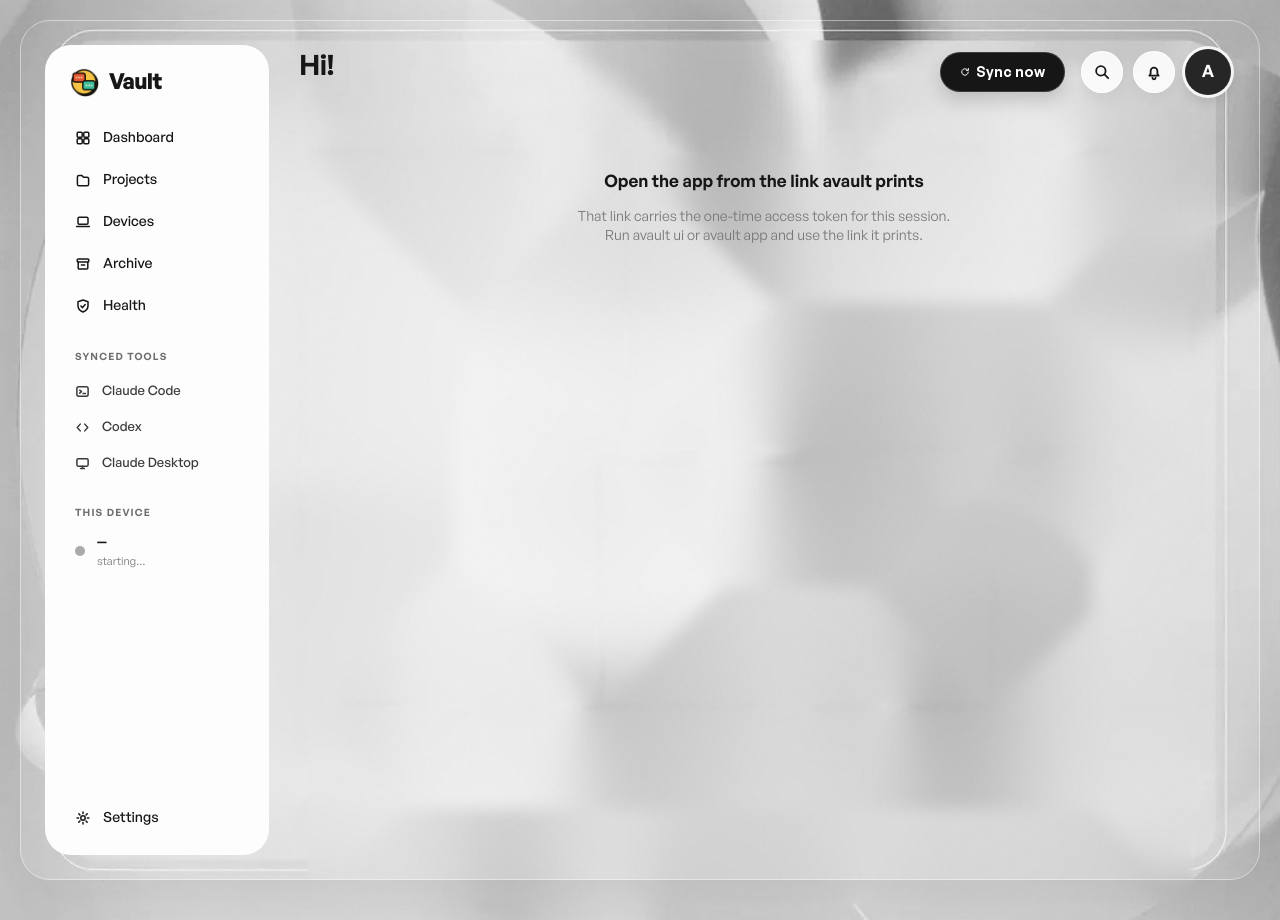
<file: crates/vault-ui/web/index.html>
<!DOCTYPE html>
<html lang="en">
<head>
<meta charset="utf-8">
<meta name="viewport" content="width=device-width, initial-scale=1">
<title>AI Session Vault</title>
<link rel="icon" type="image/png" href="assets/favicon.png">
<link rel="stylesheet" href="css/idraft-tokens.css">
<link rel="stylesheet" href="css/kit-base.css">
<link rel="stylesheet" href="css/kit-controls.css">
<link rel="stylesheet" href="css/kit-cards.css">
<link rel="stylesheet" href="css/app-shell.css">
<link rel="stylesheet" href="css/app-pages.css">
<link rel="stylesheet" href="css/app-states.css">
<link rel="stylesheet" href="css/themes.css">
<script src="js/theme.js"></script>
</head>
<body class="ids">
<!-- ============ icon sprite ============ -->
<svg width="0" height="0" style="position:absolute" aria-hidden="true">
  <defs>
    <symbol id="i-share" viewBox="0 0 16 16">
      <circle cx="3.4" cy="8" r="1.7"/><circle cx="12.4" cy="3.2" r="1.7"/><circle cx="12.4" cy="12.8" r="1.7"/>
      <path d="M5 7.2 10.8 4M5 8.8l5.8 3.2"/>
    </symbol>
    <symbol id="i-dots" viewBox="0 0 16 16">
      <circle cx="8" cy="3" r="1.15" fill="currentColor" stroke="none"/>
      <circle cx="8" cy="8" r="1.15" fill="currentColor" stroke="none"/>
      <circle cx="8" cy="13" r="1.15" fill="currentColor" stroke="none"/>
    </symbol>
    <symbol id="i-dots-h" viewBox="0 0 16 16">
      <circle cx="3" cy="8" r="1.1" fill="currentColor" stroke="none"/>
      <circle cx="8" cy="8" r="1.1" fill="currentColor" stroke="none"/>
      <circle cx="13" cy="8" r="1.1" fill="currentColor" stroke="none"/>
    </symbol>
    <symbol id="i-plus" viewBox="0 0 16 16"><path d="M8 3v10M3 8h10"/></symbol>
    <symbol id="i-search" viewBox="0 0 16 16"><circle cx="7" cy="7" r="4.2"/><path d="m10.2 10.2 3.3 3.3"/></symbol>
    <symbol id="i-bell" viewBox="0 0 16 16">
      <path d="M3.9 11.3h8.2l-1.1-1.7V7.1a3 3 0 0 0-6 0v2.5l-1.1 1.7Z"/>
      <path d="M6.6 13.1a1.4 1.4 0 0 0 2.8 0"/>
    </symbol>
    <symbol id="i-bell-dot" viewBox="0 0 16 16">
      <path d="M3.9 11.3h8.2l-1.1-1.7V7.1a3 3 0 0 0-6 0v2.5l-1.1 1.7Z"/>
      <path d="M6.6 13.1a1.4 1.4 0 0 0 2.8 0"/>
      <circle cx="12.4" cy="3.4" r="2.3" fill="currentColor" stroke="none"/>
    </symbol>
    <symbol id="i-dashboard" viewBox="0 0 16 16">
      <rect x="2.2" y="2.2" width="5" height="5" rx="1"/>
      <rect x="8.8" y="2.2" width="5" height="5" rx="1"/>
      <rect x="2.2" y="8.8" width="5" height="5" rx="1"/>
      <rect x="8.8" y="8.8" width="5" height="5" rx="1"/>
    </symbol>
    <symbol id="i-calendar" viewBox="0 0 16 16">
      <rect x="2.4" y="3.4" width="11.2" height="10.2" rx="1.6"/>
      <path d="M2.4 6.4h11.2M5.3 2.2v2.6M10.7 2.2v2.6"/>
      <path d="M5.2 9.1h1M7.5 9.1h1M9.8 9.1h1M5.2 11.2h1M7.5 11.2h1" stroke-width="1.3"/>
    </symbol>
    <symbol id="i-tasks" viewBox="0 0 16 16">
      <rect x="2.3" y="2.3" width="11.4" height="11.4" rx="2"/>
      <path d="m4.9 8 2 2 4.2-4.4"/>
    </symbol>
    <symbol id="i-stats" viewBox="0 0 16 16">
      <path d="M2.3 13.4V2.6M2.3 13.4h11.4"/>
      <path d="m4.5 10.7 3-3.2 2.2 2.1 4-4.6"/>
    </symbol>
    <symbol id="i-docs" viewBox="0 0 16 16">
      <path d="M2.4 5.2A1.6 1.6 0 0 1 4 3.6h2.9l1.5 1.6H12a1.6 1.6 0 0 1 1.6 1.6v5.4A1.6 1.6 0 0 1 12 13.8H4a1.6 1.6 0 0 1-1.6-1.6V5.2Z"/>
    </symbol>
    <symbol id="i-slack" viewBox="0 0 16 16">
      <rect x="2.2" y="6.5" width="4.2" height="2.2" rx="1.1"/>
      <rect x="9.6" y="7.3" width="4.2" height="2.2" rx="1.1"/>
      <rect x="6.5" y="2.2" width="2.2" height="4.2" rx="1.1"/>
      <rect x="7.3" y="9.6" width="2.2" height="4.2" rx="1.1"/>
      <circle cx="4.3" cy="4.3" r="1.1" fill="currentColor" stroke="none"/>
      <circle cx="11.7" cy="11.7" r="1.1" fill="currentColor" stroke="none"/>
    </symbol>
    <symbol id="i-notion" viewBox="0 0 16 16">
      <rect x="2.3" y="2.3" width="11.4" height="11.4" rx="1.6"/>
      <path d="M5.2 11.4V4.9l5.5 6.2V4.9"/>
    </symbol>
    <symbol id="i-plugin" viewBox="0 0 16 16">
      <circle cx="8" cy="8" r="6" stroke-dasharray="2.2 2.1"/>
      <path d="M8 5.3v5.4M5.3 8h5.4"/>
    </symbol>
    <symbol id="i-settings" viewBox="0 0 16 16">
      <circle cx="8" cy="8" r="2.2"/>
      <path d="M8 2.1v1.5M8 12.4v1.5M2.1 8h1.5M12.4 8h1.5M3.8 3.8l1.1 1.1M11.1 11.1l1.1 1.1M12.2 3.8l-1.1 1.1M4.9 11.1l-1.1 1.1"/>
    </symbol>
    <symbol id="i-pencil" viewBox="0 0 16 16">
      <path d="m3 13 .7-2.9 7.2-7.2a1.4 1.4 0 0 1 2 2l-7.2 7.2L3 13Z"/>
      <path d="m10.1 3.8 2.1 2.1"/>
    </symbol>
    <symbol id="i-check" viewBox="0 0 16 16"><path d="m3.4 8.4 3 3 6.2-6.8"/></symbol>
    <symbol id="i-chev-r" viewBox="0 0 16 16"><path d="m6 3.5 4.5 4.5L6 12.5"/></symbol>
    <symbol id="i-chev-d" viewBox="0 0 16 16"><path d="m3.5 6 4.5 4.5L12.5 6"/></symbol>
    <symbol id="i-download" viewBox="0 0 16 16"><path d="M8 2.2v7.6M4.9 7l3.1 3.1L11.1 7M2.8 13.4h10.4"/></symbol>
    <symbol id="i-grid" viewBox="0 0 16 16">
      <rect x="2.2" y="2.2" width="5" height="5" rx="0.8"/><rect x="8.8" y="2.2" width="5" height="5" rx="0.8"/>
      <rect x="2.2" y="8.8" width="5" height="5" rx="0.8"/><rect x="8.8" y="8.8" width="5" height="5" rx="0.8"/>
    </symbol>
    <symbol id="i-list" viewBox="0 0 16 16">
      <path d="M5.5 3.4h8M5.5 8h8M5.5 12.6h8"/>
      <rect x="2" y="2.4" width="2" height="2" rx="0.4" fill="currentColor" stroke="none"/>
      <rect x="2" y="7" width="2" height="2" rx="0.4" fill="currentColor" stroke="none"/>
      <rect x="2" y="11.6" width="2" height="2" rx="0.4" fill="currentColor" stroke="none"/>
    </symbol>
    <symbol id="i-gift" viewBox="0 0 16 16">
      <path d="M2.6 7.3h10.8v5.9a1 1 0 0 1-1 1H3.6a1 1 0 0 1-1-1V7.3Z"/>
      <path d="M2.2 4.9h11.6v2.4H2.2zM8 4.9v9.3"/>
      <path d="M8 4.9C6.9 4.9 5 4.6 5 3.4c0-1 .8-1.4 1.5-1.2C7.7 2.5 8 4.9 8 4.9ZM8 4.9c1.1 0 3-.3 3-1.5 0-1-.8-1.4-1.5-1.2C8.3 2.5 8 4.9 8 4.9Z"/>
    </symbol>
    <symbol id="i-medical" viewBox="0 0 16 16">
      <path d="M6.4 2.3h3.2v4.1h4.1v3.2h-4.1v4.1H6.4v-4.1H2.3V6.4h4.1V2.3Z"/>
    </symbol>
    <symbol id="i-wave" viewBox="0 0 16 16">
      <path d="m2 11.4 3.2-4 2.5 2.3L13.4 3"/>
      <circle cx="13.4" cy="3" r="1.4" fill="currentColor" stroke="none"/>
    </symbol>
    <symbol id="i-bars" viewBox="0 0 16 16">
      <path d="M2.4 13.4V2.6M2.4 13.4h11.2"/>
      <path d="M5 10.7V8.2M8 10.7V5.4M11 10.7V6.8"/>
      <path d="m5.2 5.7 3.2-2 3.6 1.4" stroke-width="1.2"/>
    </symbol>
    <symbol id="i-target" viewBox="0 0 16 16">
      <circle cx="8" cy="8" r="5.6"/><circle cx="8" cy="8" r="3.2"/><circle cx="8" cy="8" r="1" fill="currentColor" stroke="none"/>
    </symbol>
    <symbol id="i-dashed-ring" viewBox="0 0 16 16">
      <circle cx="8" cy="8" r="5.6" stroke-dasharray="1.9 1.7"/><circle cx="8" cy="8" r="1.2" fill="currentColor" stroke="none"/>
    </symbol>
    <symbol id="i-spiral" viewBox="0 0 16 16">
      <circle cx="8" cy="8" r="5.7"/><circle cx="8" cy="8" r="4.2"/><circle cx="8" cy="8" r="2.7"/><circle cx="8" cy="8" r="1.1" fill="currentColor" stroke="none"/>
    </symbol>
    <symbol id="i-trash" viewBox="0 0 16 16">
      <path d="M2.9 4.3h10.2M6.1 4.3V2.7h3.8v1.6"/>
      <path d="m4.1 4.3.7 8.6a1 1 0 0 0 1 .9h4.4a1 1 0 0 0 1-.9l.7-8.6"/>
      <path d="M6.6 6.8v3.9M9.4 6.8v3.9"/>
    </symbol>
    <symbol id="i-pin" viewBox="0 0 16 16">
      <path d="M9.2 2.5 13.5 6.8l-2.2.4-2.9 2.9.4 2.2-1.4 1.4-4.1-4.1 1.4-1.4 2.2.4L9.8 5.7l-.6-3.2Z"/>
      <path d="m6.4 9.6-3.5 3.5"/>
    </symbol>
  </defs>
</svg>
<svg width="0" height="0" style="position:absolute" aria-hidden="true"><defs>
  <symbol id="i-laptop" viewBox="0 0 16 16"><rect x="3" y="3.2" width="10" height="7" rx="1.2"/><path d="M1.6 12.6h12.8"/></symbol>
  <symbol id="i-lock" viewBox="0 0 16 16"><rect x="3.2" y="7" width="9.6" height="6.6" rx="1.6"/><path d="M5.4 7V5.2a2.6 2.6 0 0 1 5.2 0V7"/></symbol>
  <symbol id="i-copy" viewBox="0 0 16 16"><rect x="5.4" y="5.4" width="8" height="8" rx="1.6"/><path d="M10.6 5.4V4a1.4 1.4 0 0 0-1.4-1.4H4A1.4 1.4 0 0 0 2.6 4v5.2A1.4 1.4 0 0 0 4 10.6h1.4"/></symbol>
  <symbol id="i-x" viewBox="0 0 16 16"><path d="m3.6 3.6 8.8 8.8M12.4 3.6l-8.8 8.8"/></symbol>
  <symbol id="i-refresh" viewBox="0 0 16 16"><path d="M13.2 8A5.2 5.2 0 1 1 11.7 4.3"/><path d="M13.4 2.4v3h-3"/></symbol>
  <symbol id="i-pause" viewBox="0 0 16 16"><path d="M5.6 3.6v8.8M10.4 3.6v8.8"/></symbol>
  <symbol id="i-play" viewBox="0 0 16 16"><path d="M5 3.2v9.6l7.6-4.8L5 3.2Z"/></symbol>
  <symbol id="i-shield" viewBox="0 0 16 16"><path d="M8 2 3 3.8v3.9c0 3 2 5.2 5 6.3 3-1.1 5-3.3 5-6.3V3.8L8 2Z"/><path d="m5.9 8 1.6 1.6 2.7-3"/></symbol>
  <symbol id="i-archive" viewBox="0 0 16 16"><rect x="2.2" y="3" width="11.6" height="3" rx="1"/><path d="M3.2 6v6a1 1 0 0 0 1 1h7.6a1 1 0 0 0 1-1V6M6.4 9h3.2"/></symbol>
  <symbol id="i-terminal" viewBox="0 0 16 16"><rect x="2" y="3" width="12" height="10" rx="2"/><path d="m5 6.6 2 1.6-2 1.6M8.6 10h2.6"/></symbol>
  <symbol id="i-code" viewBox="0 0 16 16"><path d="m5.6 4.4-3.2 3.6 3.2 3.6M10.4 4.4l3.2 3.6-3.2 3.6"/></symbol>
  <symbol id="i-monitor" viewBox="0 0 16 16"><rect x="2" y="2.8" width="12" height="8" rx="1.4"/><path d="M6 13.4h4M8 10.8v2.6"/></symbol>
  <symbol id="i-warn" viewBox="0 0 16 16"><path d="M8 2.6 14 13H2L8 2.6Z"/><path d="M8 6.8v2.9M8 11.6v.1"/></symbol>
  <symbol id="i-vault" viewBox="0 0 32 32"><rect x="3" y="3" width="26" height="26" rx="8" fill="currentColor" stroke="none"/><circle cx="16" cy="16" r="7" fill="none" stroke="var(--id-on-ink)" stroke-width="2"/><circle cx="16" cy="16" r="2.2" fill="var(--id-on-ink)" stroke="none"/><path d="M16 9V6.6M16 25.4V23M9 16H6.6M25.4 16H23" stroke="var(--id-on-ink)" stroke-width="2" stroke-linecap="round" fill="none"/></symbol>
</defs></svg>

<div class="stage" aria-hidden="true"></div>

<div class="shell">
  <aside class="sidebar" aria-label="Main navigation">
    <a class="brand" href="#/dashboard" aria-label="AI Session Vault">
      <img class="brand__mark" src="assets/logo.png" alt="" width="30" height="30">
      <span class="brand__name">Vault</span>
    </a>

    <nav class="ids-nav side-nav" aria-label="Primary">
      <a class="ids-nav__item" href="#/dashboard" data-route="dashboard" aria-label="Dashboard"><svg class="ids-icon"><use href="#i-dashboard"/></svg><span>Dashboard</span></a>
      <a class="ids-nav__item" href="#/projects" data-route="projects" aria-label="Projects"><svg class="ids-icon"><use href="#i-docs"/></svg><span>Projects</span></a>
      <a class="ids-nav__item" href="#/devices" data-route="devices" aria-label="Devices"><svg class="ids-icon"><use href="#i-laptop"/></svg><span>Devices</span></a>
      <a class="ids-nav__item" href="#/archive" data-route="archive" aria-label="Archive"><svg class="ids-icon"><use href="#i-archive"/></svg><span>Archive</span></a>
      <a class="ids-nav__item" href="#/health" data-route="health" aria-label="Health"><svg class="ids-icon"><use href="#i-shield"/></svg><span>Health</span></a>
    </nav>

    <p class="side-label">Synced tools</p>
    <ul class="side-list">
      <li data-tool="claude_code"><svg class="ids-icon"><use href="#i-terminal"/></svg><span>Claude Code</span><small></small></li>
      <li data-tool="codex"><svg class="ids-icon"><use href="#i-code"/></svg><span>Codex</span><small></small></li>
      <li data-tool="claude_desktop"><svg class="ids-icon"><use href="#i-monitor"/></svg><span>Claude Desktop</span><small></small></li>
    </ul>

    <p class="side-label">This device</p>
    <div class="side-device">
      <span class="team-dot" id="side-dot"></span>
      <div><b id="side-device-name">&mdash;</b><small id="side-device-state">starting&hellip;</small></div>
    </div>

    <a class="side-settings ids-nav__item" href="#/settings" data-route="settings" aria-label="Settings"><svg class="ids-icon"><use href="#i-settings"/></svg><span>Settings</span></a>
  </aside>

  <section class="main">
    <header class="topbar">
      <div>
        <h1 class="greeting" id="greeting">Hi!</h1>
        <p class="subline" id="subline">&nbsp;</p>
      </div>
      <div class="top-actions">
        <button class="ids-btn ids-btn--dark ids-btn--lg" id="btn-sync" data-action="sync"><svg class="ids-icon ids-icon--xs"><use href="#i-refresh"/></svg><span>Sync now</span></button>
        <a class="ids-iconbtn" href="#/archive" aria-label="Search sessions"><svg class="ids-icon"><use href="#i-search"/></svg></a>
        <button class="ids-iconbtn" id="btn-bell" data-action="activity" aria-label="Recent activity"><svg class="ids-icon"><use href="#i-bell"/></svg><span class="bell-dot" id="bell-dot" hidden></span></button>
        <span class="avatar" id="avatar" aria-hidden="true">A</span>
      </div>
    </header>
    <div id="page" class="page" tabindex="-1"></div>
  </section>
</div>

<div id="modal-root"></div>
<div class="ids-toast" id="toast" role="status" aria-live="polite"></div>
<script type="module" src="js/main.js"></script>
</body>
</html>
</file>
<file: crates/vault-ui/web/css/idraft-tokens.css>
/* ==========================================================================
   iDraft UI Kit — Design Tokens
   Source of truth: reference/reference.png (1024×768)
   Every value here is measured from the reference or derived from it.
   ========================================================================== */

@font-face {
  font-family: "General Sans";
  src: url("../assets/fonts/general-sans-400.woff2") format("woff2");
  font-weight: 400;
  font-style: normal;
  font-display: swap;
}
@font-face {
  font-family: "General Sans";
  src: url("../assets/fonts/general-sans-500.woff2") format("woff2");
  font-weight: 500;
  font-style: normal;
  font-display: swap;
}
@font-face {
  font-family: "General Sans";
  src: url("../assets/fonts/general-sans-600.woff2") format("woff2");
  font-weight: 600;
  font-style: normal;
  font-display: swap;
}
@font-face {
  font-family: "General Sans";
  src: url("../assets/fonts/general-sans-700.woff2") format("woff2");
  font-weight: 700;
  font-style: normal;
  font-display: swap;
}

:root {
  /* ---- palette (sampled from reference) ---- */
  --id-ink:            #161616;   /* primary text */
  --id-ink-soft:       #2a2a2a;
  --id-ink-card:       #262626;   /* dark cards / active nav / projects */
  --id-ink-card-2:     #282828;
  --id-paper:          #fdfdfd;   /* solid cards + sidebar */
  --id-paper-warm:     #fefefe;
  --id-muted:          #767676;   /* secondary text on light */
  --id-muted-2:        #b3b3b3;   /* tertiary text / disabled */
  --id-on-dark:        #ffffff;
  --id-on-dark-muted:  #b9b9b9;
  --id-on-dark-faint:  #8a8a8a;
  --id-line:           #e9e9e9;
  --id-line-strong:    #d5d5d5;
  --id-dashed:         #9a9a9a;

  /* glass */
  --id-glass-shell:    rgba(255, 255, 255, 0.30);
  --id-glass-card:     rgba(255, 255, 255, 0.62);
  --id-glass-border:   rgba(255, 255, 255, 0.55);
  --id-glass-blur:     26px;

  /* stage */
  --id-stage:          #c9c9c9;
  --id-stage-deep:     #bdbdbd;

  /* accents (monochrome system) */
  --id-accent:         #161616;
  --id-accent-contrast:#ffffff;
  --id-on-ink:         #ffffff;   /* text on ink-filled controls (inverts in dark) */
  --id-ink-hover:      #000000;
  --id-success:        #1f1f1f;
  --id-study:          #a9a9a9;
  --id-project:        #c9c9c9;

  /* ---- primitive palette (fixed values; themes remap the semantic tokens above, not these) ---- */
  --p-0f0f0f: #0f0f0f;
  --p-12222f: #12222f;
  --p-151515: #151515;
  --p-161616: #161616;
  --p-171717: #171717;
  --p-1a1a1a: #1a1a1a;
  --p-1b1b1b: #1b1b1b;
  --p-1c1c1c: #1c1c1c;
  --p-1e3344: #1e3344;
  --p-262626: #262626;
  --p-2a2a2a: #2a2a2a;
  --p-2b2118: #2b2118;
  --p-2d2d2d: #2d2d2d;
  --p-2e2e2e: #2e2e2e;
  --p-333333: #333333;
  --p-3a3a3a: #3a3a3a;
  --p-3b3027: #3b3027;
  --p-444444: #444444;
  --p-4a4a4a: #4a4a4a;
  --p-555555: #555555;
  --p-5a5a5a: #5a5a5a;
  --p-5c5c5c: #5c5c5c;
  --p-666666: #666666;
  --p-6c6c6c: #6c6c6c;
  --p-6d6d6d: #6d6d6d;
  --p-6f6f6f: #6f6f6f;
  --p-7a7a7a: #7a7a7a;
  --p-8a8a8a: #8a8a8a;
  --p-8d8d8d: #8d8d8d;
  --p-9a9a9a: #9a9a9a;
  --p-a5a5a5: #a5a5a5;
  --p-a9a9a9: #a9a9a9;
  --p-a9bdd1: #a9bdd1;
  --p-aaaaaa: #aaaaaa;
  --p-b3b3b3: #b3b3b3;
  --p-b4b4b4: #b4b4b4;
  --p-b9b9b9: #b9b9b9;
  --p-bbbbbb: #bbbbbb;
  --p-bdbdbd: #bdbdbd;
  --p-c7c7c7: #c7c7c7;
  --p-c9c9c9: #c9c9c9;
  --p-cccccc: #cccccc;
  --p-cfcfcf: #cfcfcf;
  --p-d8c6a8: #d8c6a8;
  --p-dcdcdc: #dcdcdc;
  --p-dddddd: #dddddd;
  --p-e2e2e2: #e2e2e2;
  --p-e6e6e6: #e6e6e6;
  --p-e9e9e9: #e9e9e9;
  --p-ededed: #ededed;
  --p-eeeeee: #eeeeee;
  --p-f1f1f1: #f1f1f1;
  --p-fbfdff: #fbfdff;
  --p-fdfdfd: #fdfdfd;
  --p-fffcf6: #fffcf6;
  --p-ffffff: #ffffff;
  --pb-04: rgba(0, 0, 0, 0.04);
  --pb-045: rgba(0, 0, 0, 0.045);
  --pb-05: rgba(0, 0, 0, 0.05);
  --pb-06: rgba(0, 0, 0, 0.06);
  --pb-07: rgba(0, 0, 0, 0.07);
  --pb-10: rgba(0, 0, 0, 0.10);
  --pb-12: rgba(0, 0, 0, 0.12);
  --pb-14: rgba(0, 0, 0, 0.14);
  --pb-18: rgba(0, 0, 0, 0.18);
  --pb-24: rgba(0, 0, 0, 0.24);
  --pb-25: rgba(0, 0, 0, 0.25);
  --pb-28: rgba(0, 0, 0, 0.28);
  --pb-3: rgba(0, 0, 0, 0.3);
  --pb-5: rgba(0, 0, 0, 0.5);
  --pc-127-127-127-18: rgba(127, 127, 127, 0.18);
  --pc-127-127-127-3: rgba(127, 127, 127, 0.3);
  --pc-127-127-127-35: rgba(127, 127, 127, 0.35);
  --pc-20-20-20-38: rgba(20, 20, 20, 0.38);
  --pc-22-22-22-0: rgba(22, 22, 22, 0);
  --pc-22-22-22-12: rgba(22, 22, 22, 0.12);
  --pc-36-36-36-72: rgba(36, 36, 36, 0.72);
  --pw-06: rgba(255, 255, 255, 0.06);
  --pw-07: rgba(255, 255, 255, 0.07);
  --pw-08: rgba(255, 255, 255, 0.08);
  --pw-09: rgba(255, 255, 255, 0.09);
  --pw-14: rgba(255, 255, 255, 0.14);
  --pw-16: rgba(255, 255, 255, 0.16);
  --pw-18: rgba(255, 255, 255, 0.18);
  --pw-22: rgba(255, 255, 255, 0.22);
  --pw-28: rgba(255, 255, 255, 0.28);
  --pw-35: rgba(255, 255, 255, 0.35);
  --pw-38: rgba(255, 255, 255, 0.38);
  --pw-45: rgba(255, 255, 255, 0.45);
  --pw-5: rgba(255, 255, 255, 0.5);
  --pw-6: rgba(255, 255, 255, 0.6);
  --pw-62: rgba(255, 255, 255, 0.62);
  --pw-7: rgba(255, 255, 255, 0.7);
  --pw-78: rgba(255, 255, 255, 0.78);
  --pw-85: rgba(255, 255, 255, 0.85);
  --pw-86: rgba(255, 255, 255, 0.86);
  --pw-9: rgba(255, 255, 255, 0.9);

  /* ---- radii ---- */
  --id-r-shell:        30px;
  --id-r-card:         22px;
  --id-r-panel:        20px;
  --id-r-tile:         12px;
  --id-r-pill:         999px;
  --id-r-menu:         10px;

  /* ---- type ---- */
  --id-font:           "General Sans", "Inter", "Segoe UI", system-ui, -apple-system, sans-serif;
  --id-font-display:   "General Sans", "Inter", "Segoe UI", system-ui, sans-serif;

  --id-fs-h1:          21.5px;
  --id-fs-title:       14.2px;   /* card titles */
  --id-fs-section:     14.2px;   /* section headings */
  --id-fs-nav:         13.6px;
  --id-fs-body:        12.5px;
  --id-fs-small:       10px;
  --id-fs-micro:       8px;
  --id-fs-nano:        7px;
  --id-fs-stat:        30px;
  --id-fs-mini:        22px;
  --id-fs-gauge:       18px;

  --id-lh-tight:       1.1;
  --id-lh-body:        1.28;
  --id-tracking-label: 0.09em;

  /* ---- shadows / effects ---- */
  --id-shadow-shell:   0 32px 90px rgba(0, 0, 0, 0.14), 0 2px 6px rgba(0, 0, 0, 0.04);
  --id-shadow-sidebar: 0 20px 45px rgba(0, 0, 0, 0.07), 0 1px 0 rgba(255, 255, 255, 0.9) inset;
  --id-shadow-card:    0 14px 34px rgba(0, 0, 0, 0.06);
  --id-shadow-dark:    0 16px 38px rgba(0, 0, 0, 0.16);
  --id-shadow-btn:     0 8px 18px rgba(0, 0, 0, 0.16);

  /* ---- spacing (4px base) ---- */
  --id-s1: 4px;
  --id-s2: 8px;
  --id-s3: 12px;
  --id-s4: 16px;
  --id-s5: 20px;
  --id-s6: 24px;
  --id-s7: 28px;
  --id-s8: 32px;
}
</file>
<file: crates/vault-ui/web/css/kit-base.css>
/* ==========================================================================
   iDraft UI Kit — reusable components
   All components are scoped under .ids (or .id-app) and driven by tokens.
   ========================================================================== */

.ids,
.ids *,
.ids *::before,
.ids *::after { box-sizing: border-box; }

.ids {
  font-family: var(--id-font);
  color: var(--id-ink);
  -webkit-font-smoothing: antialiased;
  text-rendering: geometricPrecision;
}

.ids :where(button) { font: inherit; color: inherit; border: 0; background: none; cursor: pointer; }
.ids :where(a) { color: inherit; text-decoration: none; }
.ids :where(ul) { margin: 0; padding: 0; list-style: none; }
.ids :where(p) { margin: 0; }
.ids :where(h1, h2, h3, h4) { margin: 0; font-weight: 600; }

/* ---------- icon ---------- */
.ids-icon {
  width: 16px;
  height: 16px;
  display: inline-block;
  flex: 0 0 auto;
  fill: none;
  stroke: currentColor;
  stroke-width: 1.6;
  stroke-linecap: round;
  stroke-linejoin: round;
}
.ids-icon--sm { width: 12px; height: 12px; }
.ids-icon--xs { width: 10px; height: 10px; }
.ids-icon--lg { width: 20px; height: 20px; }
.ids-icon--solid { fill: currentColor; stroke: none; }

/* ---------- surface / card ---------- */
.ids-card {
  background: var(--id-paper);
  border-radius: var(--id-r-card);
  box-shadow: var(--id-shadow-card);
  position: relative;
}
.ids-card--glass {
  background: var(--id-glass-card);
  border: 1px solid var(--pw-38);
  -webkit-backdrop-filter: blur(18px) saturate(120%);
  backdrop-filter: blur(18px) saturate(120%);
  box-shadow: 0 14px 34px var(--pb-05), inset 0 1px 0 var(--pw-5);
}
.ids-card--dark {
  background: var(--id-ink-card);
  color: var(--id-on-dark);
  box-shadow: var(--id-shadow-dark);
}
.ids-card--panel { border-radius: var(--id-r-panel); }
.ids-card--flat { box-shadow: none; }

.ids-card__title {
  font-size: var(--id-fs-title);
  font-weight: 600;
  letter-spacing: -0.01em;
  line-height: 1.1;
}
.ids-card__sub {
  font-size: var(--id-fs-nano);
  color: var(--id-muted);
  line-height: 1.2;
}

/* ---------- buttons ---------- */
.ids-btn {
  display: inline-flex;
  align-items: center;
  justify-content: center;
  gap: 6px;
  height: 28px;
  padding: 0 14px;
  border-radius: var(--id-r-pill);
  font-size: 12px;
  font-weight: 600;
  line-height: 1;
  white-space: nowrap;
  transition: transform 0.15s ease, background 0.15s ease, box-shadow 0.15s ease;
}
.ids-btn:active { transform: translateY(1px) scale(0.99); }
.ids-btn--dark {
  background: var(--id-ink);
  color: var(--id-on-ink);
  box-shadow: var(--id-shadow-btn), inset 0 0 0 1px var(--pw-16);
}
.ids-btn--dark:hover { background: var(--id-ink-hover); }
.ids-btn--ghost {
  background: transparent;
  color: var(--id-ink);
  box-shadow: inset 0 0 0 1px var(--id-ink);
}
.ids-btn--ghost:hover { background: var(--pb-04); }
.ids-btn--light {
  background: var(--id-paper);
  color: var(--id-ink);
}
.ids-btn--sm { height: 24px; font-size: 10px; padding: 0 10px; }
.ids-btn--lg { height: 34px; font-size: 13px; padding: 0 18px; }

.ids-iconbtn {
  width: 37px;
  height: 37px;
  border-radius: 50%;
  display: inline-grid;
  place-items: center;
  background: var(--pw-86);
  color: var(--id-ink);
  box-shadow: 0 6px 16px var(--pb-05), inset 0 0 0 1px var(--pw-7);
  transition: background 0.15s ease, transform 0.15s ease;
}
.ids-iconbtn:hover { background: var(--p-ffffff); }
.ids-iconbtn:active { transform: scale(0.96); }
.ids-iconbtn--dark { background: var(--id-ink); color: var(--id-on-ink); }
.ids-iconbtn--plain { background: transparent; box-shadow: none; }
.ids-iconbtn--sm { width: 28px; height: 28px; }
.ids-iconbtn--lg { width: 42px; height: 42px; }

/* ---------- avatar ---------- */
.ids-avatar {
  width: 36px;
  height: 36px;
  border-radius: 50%;
  overflow: hidden;
  display: block;
  background: var(--p-dddddd);
  box-shadow: 0 0 0 2px var(--pw-9), 0 6px 14px var(--pb-12);
}
.ids-avatar img { width: 100%; height: 100%; object-fit: cover; display: block; }

/* ---------- nav ---------- */
.ids-nav { display: flex; flex-direction: column; gap: 2px; }
.ids-nav__item {
  display: flex;
  align-items: center;
  gap: 10px;
  height: 28px;
  padding: 0 12px;
  border-radius: var(--id-r-pill);
  color: var(--id-ink);
  font-family: var(--id-font);
  font-size: var(--id-fs-nav);
  font-weight: 500;
  line-height: 1;
  width: 100%;
  text-align: left;
  transition: background 0.15s ease, color 0.15s ease;
}
.ids-nav__item .ids-icon { width: 14px; height: 14px; stroke-width: 1.5; }
.ids-nav__item:hover { background: var(--pb-045); }
.ids-nav__item.is-active {
  background: var(--id-ink-card);
  color: var(--id-on-dark);
  font-weight: 600;
  box-shadow: 0 3px 9px var(--pb-12);
}
.ids-nav__label {
  font-size: var(--id-fs-micro);
  font-weight: 600;
  letter-spacing: var(--id-tracking-label);
  color: var(--p-6f6f6f);
  text-transform: uppercase;
}
.ids-nav__section { margin-top: 20px; }
</file>
<file: crates/vault-ui/web/css/kit-controls.css>
/* ---------- checkbox ---------- */
.ids-check {
  width: 13px;
  height: 13px;
  border-radius: 50%;
  border: 1px solid var(--p-cfcfcf);
  display: inline-grid;
  place-items: center;
  flex: 0 0 auto;
  background: var(--p-ffffff);
  color: transparent;
  transition: background 0.15s ease, border-color 0.15s ease, color 0.15s ease;
}
.ids-check .ids-icon { width: 8px; height: 8px; stroke-width: 2.2; }
.ids-check.is-checked {
  background: var(--id-ink);
  border-color: var(--id-ink);
  color: var(--id-on-ink);
}
.ids-check-row {
  display: flex;
  align-items: center;
  gap: 9px;
  font-size: var(--id-fs-body);
  font-weight: 500;
  color: var(--id-ink);
  line-height: 1.2;
  cursor: pointer;
  user-select: none;
}
.ids-check-row.is-done { color: var(--p-8d8d8d); }

/* ---------- progress ring ---------- */
.ids-ring {
  position: relative;
  display: inline-grid;
  place-items: center;
  width: 22px;
  height: 22px;
}
.ids-ring svg { position: absolute; inset: 0; width: 100%; height: 100%; transform: rotate(-90deg); }
.ids-ring__track { fill: none; stroke: var(--pw-22); stroke-width: 2; }
.ids-ring__value { fill: none; stroke: currentColor; stroke-width: 2; stroke-linecap: round; }
.ids-ring__text { font-size: 6px; font-weight: 600; letter-spacing: -0.02em; }

/* ---------- badge / dot ---------- */
.ids-dot {
  width: 6px;
  height: 6px;
  border-radius: 50%;
  background: var(--id-ink);
  display: inline-block;
  flex: 0 0 auto;
}
.ids-dot--muted { background: var(--p-8a8a8a); }
.ids-dot--faint { background: var(--p-bdbdbd); }
.ids-dot--light { background: var(--p-ffffff); }

.ids-legend { display: flex; align-items: center; gap: 6px; font-size: 8px; color: var(--id-ink); }
.ids-legend .ids-dot { width: 5px; height: 5px; }

/* ---------- pill / tag ---------- */
.ids-pill {
  display: inline-flex;
  align-items: center;
  gap: 5px;
  height: 18px;
  padding: 0 8px;
  border-radius: 999px;
  font-size: 8px;
  font-weight: 500;
  background: var(--pb-06);
}

/* ---------- chart ---------- */
.ids-chart { position: relative; width: 100%; height: 100%; }
.ids-chart svg { display: block; width: 100%; height: 100%; overflow: visible; }
.ids-chart__axis { fill: none; stroke: var(--p-1c1c1c); stroke-width: 1; }
.ids-chart__study { fill: none; stroke: var(--p-b4b4b4); stroke-width: 1.6; stroke-linecap: round; stroke-linejoin: round; }
.ids-chart__sport { fill: none; stroke: var(--p-171717); stroke-width: 1.9; stroke-linecap: round; stroke-linejoin: round; }
.ids-chart__grid { stroke: var(--p-ededed); stroke-width: 0.6; }
.ids-chart__tooltip {
  position: absolute;
  background: var(--id-ink); color: var(--id-on-ink);
  font-size: 8px;
  font-weight: 600;
  padding: 3px 6px;
  border-radius: 3px;
  line-height: 1;
  box-shadow: 0 3px 8px var(--pb-18);
}
.ids-chart__tooltip::after {
  content: "";
  position: absolute;
  left: 50%;
  bottom: -3px;
  width: 6px;
  height: 6px;
  background: var(--id-ink);
  transform: translateX(-50%) rotate(45deg);
  border-radius: 1px;
}
.ids-chart__days {
  display: flex;
  justify-content: space-between;
  align-items: center;
  font-size: 10px;
  font-weight: 600;
  color: var(--p-1b1b1b);
}
.ids-chart__day { display: grid; place-items: center; width: 20px; height: 20px; }
.ids-chart__day.is-active {
  background: var(--id-ink); color: var(--id-on-ink);
  border-radius: 50%;
}

/* ---------- gauge ---------- */
.ids-gauge {
  position: relative;
  display: grid;
  place-items: center;
  width: 93px;
  height: 93px;
}
.ids-gauge svg { position: absolute; inset: 0; width: 100%; height: 100%; }
.ids-gauge__ring { fill: none; stroke-linecap: round; }
.ids-gauge__center { position: relative; text-align: center; }
.ids-gauge__value { font-size: 18px; font-weight: 600; letter-spacing: -0.03em; line-height: 1; }
.ids-gauge__label { font-size: 6px; color: var(--p-7a7a7a); line-height: 1.2; margin-top: 1px; }
</file>
<file: crates/vault-ui/web/css/kit-cards.css>
/* ---------- task card ---------- */
.ids-task {
  width: 135px;
  height: 141px;
  background: var(--id-paper);
  border-radius: 20px;
  padding: 16px 16px 14px;
  position: relative;
  box-shadow: var(--id-shadow-card);
  display: flex;
  flex-direction: column;
}
.ids-task__top { display: flex; align-items: flex-start; justify-content: space-between; }
.ids-task__icon { width: 17px; height: 17px; }
.ids-task__dots { color: var(--p-1a1a1a); letter-spacing: 1px; font-size: 13px; line-height: 1; }
.ids-task__title {
  margin-top: 22px;
  font-size: var(--id-fs-body);
  font-weight: 500;
  line-height: 1.32;
  letter-spacing: -0.01em;
  color: var(--p-151515);
  max-width: 105px;
}
.ids-task__date { margin-top: auto; font-size: 7px; color: var(--p-9a9a9a); font-weight: 500; }
.ids-task__bell {
  position: absolute;
  right: 0;
  bottom: 0;
  width: 42px;
  height: 40px;
  border-radius: 14px 0 20px 0;
  background: var(--p-262626);
  color: var(--p-ffffff);
  display: grid;
  place-items: center;
}
.ids-task__bell .ids-icon { width: 15px; height: 15px; }
.ids-task__bell--outline {
  background: transparent;
  color: var(--p-1b1b1b);
  border: 1px solid var(--p-dcdcdc);
  border-radius: 50%;
  width: 20px;
  height: 20px;
  right: 16px;
  bottom: 14px;
}
.ids-task__bell--outline .ids-icon { width: 12px; height: 12px; }

/* ---------- add task ---------- */
.ids-addtask {
  width: 134px;
  height: 140px;
  border: 1px dashed var(--id-dashed);
  border-radius: 22px;
  display: flex;
  align-items: center;
  justify-content: center;
  gap: 8px;
  color: var(--p-1b1b1b);
  font-size: var(--id-fs-body);
  font-weight: 500;
  background: var(--pw-06);
  transition: background 0.15s ease, border-color 0.15s ease;
}
.ids-addtask:hover { background: var(--pw-28); border-color: var(--p-5c5c5c); }
.ids-addtask .ids-icon { width: 14px; height: 14px; stroke-width: 1.5; }

/* ---------- project card ---------- */
.ids-project {
  background: var(--id-ink-card);
  color: var(--p-ffffff);
  border-radius: 18px;
  padding: 21px 23px;
  position: relative;
  box-shadow: var(--id-shadow-dark);
  overflow: hidden;
}
.ids-project__head { display: flex; align-items: flex-start; justify-content: space-between; gap: 8px; }
.ids-project__title { font-size: 13.4px; font-weight: 600; letter-spacing: -0.01em; line-height: 1.1; }
.ids-project__ring { color: var(--p-ffffff); margin-top: 2px; }
.ids-project__meta { display: flex; align-items: center; gap: 5px; font-size: 7.5px; color: var(--p-cfcfcf); margin-top: 9px; }
.ids-project__meta .ids-dot { width: 4px; height: 4px; background: var(--p-ffffff); }
.ids-project__desc { font-size: 7.5px; line-height: 1.35; color: var(--p-c7c7c7); margin-top: 10px; max-width: 190px; }
.ids-project__desc b { font-weight: 600; color: var(--p-e9e9e9); }

/* ---------- menu ---------- */
.ids-menu {
  width: 66px;
  background: var(--p-262626);
  color: var(--p-ffffff);
  border-radius: 9px;
  padding: 7px 0;
  box-shadow: 0 12px 26px var(--pb-24);
  font-size: 7.5px;
  font-weight: 500;
}
.ids-menu__item {
  display: flex;
  align-items: center;
  justify-content: space-between;
  padding: 3px 8px 3px 10px;
  line-height: 1.2;
  width: 100%;
  color: var(--p-ffffff);
}
.ids-menu__item:hover { background: var(--pw-08); }
.ids-menu__item .ids-icon { width: 8px; height: 8px; opacity: 0.9; }

/* ---------- segmented control / view toggle ---------- */
.ids-segment { display: inline-flex; align-items: center; gap: 8px; }
.ids-segment__btn {
  width: 17px; height: 17px;
  display: grid; place-items: center;
  color: var(--p-1a1a1a);
  border-radius: 4px;
}
.ids-segment__btn.is-active { background: var(--id-ink); color: var(--id-on-ink); }

/* ---------- stat block ---------- */
.ids-stat { display: flex; align-items: flex-start; gap: 8px; }
.ids-stat__value { font-size: var(--id-fs-stat); font-weight: 600; line-height: 0.85; letter-spacing: -0.04em; }
.ids-stat__label { font-size: 7.5px; line-height: 1.35; color: var(--id-on-dark-muted); padding-top: 4px; }

/* ---------- misc ---------- */
.ids-divider-v { width: 1px; align-self: stretch; background: var(--pw-14); }
.ids-hr { height: 1px; background: var(--id-line); border: 0; margin: 0; }
.ids-muted { color: var(--id-muted); }
.ids-caps { font-size: var(--id-fs-micro); font-weight: 600; letter-spacing: var(--id-tracking-label); text-transform: uppercase; }
.ids-sr-only {
  position: absolute; width: 1px; height: 1px; padding: 0; margin: -1px;
  overflow: hidden; clip: rect(0, 0, 0, 0); white-space: nowrap; border: 0;
}

/* focus */
.ids :focus-visible { outline: 2px solid var(--id-ink); outline-offset: 2px; border-radius: 6px; }
.ids-card--dark :focus-visible, .ids-project :focus-visible { outline-color: var(--p-ffffff); }
</file>
<file: crates/vault-ui/web/css/app-shell.css>
/* ==========================================================================
   AI Session Vault - app layout, in the iDraft design language
   (monochrome, glass shell, white sidebar, dark cards, pill buttons)
   ========================================================================== */
html, body { margin: 0; height: 100%; }
body {
  background: var(--p-b9b9b9) url("../assets/stage-bg.jpg") center / cover no-repeat fixed;
  font-family: var(--id-font);
  color: var(--id-ink);
  font-size: 14px;
  line-height: 1.35;
  overflow: hidden;
}
.stage { position: fixed; inset: 0; z-index: 0; }
button { cursor: pointer; }
h1, h2, h3, p { margin: 0; }

/* ---------------- shell ---------------- */
.shell {
  position: relative; z-index: 1;
  margin: 20px; height: calc(100vh - 40px);
  border: 1px solid var(--pw-45);
  border-radius: var(--id-r-shell);
  padding: 24px;
  display: grid; grid-template-columns: 224px minmax(0, 1fr); gap: 26px;
  box-shadow: 0 30px 80px var(--pb-10);
}

/* ---------------- sidebar ---------------- */
.sidebar {
  background: var(--id-paper); border-radius: 26px;
  padding: 22px 16px 18px; display: flex; flex-direction: column; min-height: 0; overflow: auto;
}
.brand { display: flex; align-items: center; gap: 10px; padding: 0 8px 22px; }
.brand__mark { width: 30px; height: 30px; object-fit: contain; border-radius: 8px; }
.brand__name { font-size: 22px; font-weight: 700; letter-spacing: -0.03em; }
.side-nav { gap: 4px; }
.ids-nav__item { height: 38px; gap: 12px; padding: 0 14px; font-size: 14px; }
.ids-nav__item .ids-icon { width: 16px; height: 16px; }
.side-label { margin: 26px 0 10px 14px; font-size: 10px; font-weight: 600; letter-spacing: 0.12em; text-transform: uppercase; color: var(--p-6d6d6d); }
.side-list { display: flex; flex-direction: column; gap: 2px; }
.side-list li { display: flex; align-items: center; gap: 12px; height: 34px; padding: 0 14px; font-size: 13px; font-weight: 500; color: var(--p-3a3a3a); }
.side-list .ids-icon { width: 15px; height: 15px; }
.side-list li { white-space: nowrap; }
.side-list li.is-off { color: var(--p-a5a5a5); }
.side-list li small { margin-left: auto; font-size: 10px; color: var(--p-a5a5a5); }
.side-device { display: flex; align-items: center; gap: 12px; padding: 4px 14px; }
.side-device b { display: block; font-size: 13px; font-weight: 600; }
.side-device small { display: block; font-size: 11px; color: var(--id-muted); margin-top: 2px; }
.team-dot { width: 10px; height: 10px; border-radius: 50%; background: var(--p-a9a9a9); flex: none; }
.team-dot.is-live { background: var(--id-ink); box-shadow: 0 0 0 4px var(--pc-22-22-22-12); }
.team-dot.is-busy { animation: pulse 1.2s ease-in-out infinite; background: var(--id-ink); }
.side-settings { margin-top: auto; }
@keyframes pulse { 50% { box-shadow: 0 0 0 7px var(--pc-22-22-22-0); transform: scale(1.15); } }

/* ---------------- main ---------------- */
.main { min-width: 0; display: flex; flex-direction: column; min-height: 0; }
.topbar { display: flex; align-items: flex-start; justify-content: space-between; gap: 16px; padding: 4px 4px 18px; }
.greeting { font-size: 28px; line-height: 1.15; font-weight: 600; letter-spacing: -0.02em; }
.subline { margin-top: 4px; font-size: 13px; color: var(--id-sub, var(--p-4a4a4a)); }
.top-actions { display: flex; align-items: center; gap: 10px; }
.top-actions .ids-btn { margin-right: 6px; }
.ids-iconbtn { width: 42px; height: 42px; position: relative; }
.ids-iconbtn .ids-icon { width: 18px; height: 18px; }
.bell-dot { position: absolute; top: 9px; right: 10px; width: 8px; height: 8px; border-radius: 50%; background: var(--id-ink); box-shadow: 0 0 0 2px var(--p-ffffff); }
.avatar { width: 46px; height: 46px; border-radius: 50%; display: grid; place-items: center; background: var(--id-ink-card); color: var(--p-ffffff); font-weight: 600; font-size: 17px; box-shadow: 0 0 0 3px var(--pw-85), 0 6px 14px var(--pb-14); }
.ids-btn { height: 34px; font-size: 13px; }
.ids-btn--lg { height: 40px; padding: 0 20px; font-size: 14px; }
.ids-btn--sm { height: 28px; font-size: 12px; padding: 0 12px; }
.ids-btn[disabled] { opacity: .45; cursor: default; }
.ids-btn.is-busy { pointer-events: none; opacity: .8; }

.page { flex: 1; min-height: 0; overflow: auto; padding: 4px 6px 20px 4px; outline: none; scrollbar-width: thin; scrollbar-color: var(--pb-25) transparent; }
.page.is-entering > * { animation: rise .35s ease both; }
@keyframes rise { from { opacity: 0; transform: translateY(8px); } }
</file>
<file: crates/vault-ui/web/css/app-pages.css>
/* ---------------- cards / grid ---------------- */
.grid { display: grid; grid-template-columns: repeat(12, minmax(0, 1fr)); gap: 20px; }
.c4 { grid-column: span 4; } .c5 { grid-column: span 5; } .c6 { grid-column: span 6; } .c7 { grid-column: span 7; } .c8 { grid-column: span 8; } .c12 { grid-column: span 12; }
.card { border-radius: 26px; padding: 22px 24px; position: relative; min-width: 0; }
.grid > div > .card { height: 100%; }
.card.ids-card--glass { background: var(--pw-62); }
.card__head { display: flex; align-items: flex-start; justify-content: space-between; gap: 10px; }
.card__title { font-size: 17px; font-weight: 600; letter-spacing: -0.01em; }
.tool { width: 30px; height: 30px; display: grid; place-items: center; border-radius: 50%; color: inherit; }
.tool:hover { background: var(--pc-127-127-127-18); }
.tool .ids-icon { width: 16px; height: 16px; }
.section-head { display: flex; align-items: center; justify-content: space-between; margin: 26px 4px 14px; }
.section-head h2 { font-size: 18px; font-weight: 600; letter-spacing: -.01em; }
.muted { color: var(--id-muted); }
.small { font-size: 12px; }

/* overview (dark) */
.ov { min-height: 288px; display: flex; flex-direction: column; }
.ov__stats { display: flex; align-items: center; gap: 22px; margin: 22px 0 14px; }
.ov__stat { display: flex; align-items: flex-start; gap: 10px; }
.ov__num { font-size: 54px; font-weight: 600; line-height: .85; letter-spacing: -0.045em; }
.ov__lbl { font-size: 11.5px; line-height: 1.3; color: var(--id-on-dark-muted); padding-top: 3px; }
.ov__div { width: 1px; align-self: stretch; background: var(--pw-16); }
.ov__bar { height: 4px; border-radius: 4px; background: var(--pw-14); margin-bottom: 10px; overflow: hidden; }
.ov__cap { font-size: 11.5px; color: var(--id-on-dark-muted); margin-bottom: 18px; }
.ov__bar span { display: block; height: 100%; background: var(--p-ffffff); border-radius: 4px; transition: width .6s ease; }
.mini-row { display: grid; grid-template-columns: repeat(3, 1fr); gap: 10px; margin-top: auto; }
.mini { background: var(--p-ededed); color: var(--p-161616); border-radius: 16px; padding: 12px 8px 10px; text-align: center; display: grid; justify-items: center; gap: 3px; }
.mini:nth-child(1) { background: var(--p-cfcfcf); }
.mini .ids-icon { width: 20px; height: 20px; stroke-width: 1.4; }
.mini b { font-size: 24px; font-weight: 600; letter-spacing: -.03em; line-height: 1; }
.mini span { font-size: 10.5px; color: var(--p-555555); }

/* activity chart */
.act { min-height: 288px; display: flex; flex-direction: column; }
.legend { display: flex; gap: 16px; margin: 12px 0 6px; }
.legend .ids-legend { font-size: 12px; } .legend .ids-dot { width: 7px; height: 7px; }
.act__chart { position: relative; flex: 1; min-height: 120px; }
.act__chart svg { position: absolute; inset: 0; width: 100%; height: 100%; overflow: visible; }
.act__tip { position: absolute; transform: translate(-50%, -140%); background: var(--id-ink); color: var(--id-on-ink); font-size: 11px; font-weight: 600; padding: 4px 8px; border-radius: 6px; white-space: nowrap; }
.act__tip::after { content: ""; position: absolute; left: 50%; bottom: -3px; width: 7px; height: 7px; background: var(--id-ink); transform: translateX(-50%) rotate(45deg); border-radius: 1px; }
.act__days { display: flex; justify-content: space-between; margin-top: 10px; }
.act__days .ids-chart__day { width: 26px; height: 26px; font-size: 12px; }
.act__empty { position: absolute; inset: 0; display: grid; place-items: center; font-size: 12.5px; line-height: 1.5; color: var(--id-muted); text-align: center; padding: 0 20px 14px; }
.act__idle { fill: none; stroke: var(--p-c9c9c9); stroke-width: 1.4; stroke-dasharray: 2 7; stroke-linecap: round; }

/* storage gauge */
.sto { min-height: 288px; display: flex; flex-direction: column; }
.sto__body { display: flex; align-items: center; gap: 22px; margin-top: 10px; flex: 1; }
.sto .ids-gauge { width: 132px; height: 132px; flex: none; }
.sto .ids-gauge__value { font-size: 26px; } .sto .ids-gauge__label { font-size: 10px; }
.sto__legend { display: grid; gap: 9px; font-size: 12.5px; }
.sto__legend div { display: flex; align-items: center; gap: 8px; }
.sto__legend b { font-weight: 600; }
.sto__foot { display: flex; align-items: center; gap: 10px; margin-top: 12px; }
.ids-btn--ghost { box-shadow: inset 0 0 0 1.5px var(--id-ink); }

/* health checklist */
.chk { min-height: 250px; }
.chk__rows { display: grid; gap: 13px; margin-top: 18px; }
.chk__row { display: flex; align-items: flex-start; gap: 11px; font-size: 13.5px; font-weight: 500; line-height: 1.25; }
.chk__row .ids-check { width: 18px; height: 18px; margin-top: 1px; }
.chk__row .ids-check .ids-icon { width: 11px; height: 11px; }
.chk__row > div { min-width: 0; overflow-wrap: anywhere; }
.grid > * { min-width: 0; }
.kv dd { overflow-wrap: anywhere; }
.chk__row small { display: block; font-weight: 400; color: var(--id-muted); font-size: 11.5px; margin-top: 2px; }
.chk__row.is-warn .ids-check { border-color: var(--id-ink); color: var(--id-ink); }
.chk__row.is-info { color: var(--p-8d8d8d); }
.chk__row.is-info .ids-check { border-style: dashed; border-color: var(--p-b3b3b3); }
.ring { position: relative; width: 40px; height: 40px; display: grid; place-items: center; font-size: 11px; font-weight: 600; }
.ring svg { position: absolute; inset: 0; width: 100%; height: 100%; transform: rotate(-90deg); }
.ring .t { fill: none; stroke: var(--p-e2e2e2); stroke-width: 3; } .ring .v { fill: none; stroke: var(--id-ink); stroke-width: 3; stroke-linecap: round; transition: stroke-dasharray .6s ease; }

/* in-process cards */
.proc { display: grid; grid-template-columns: repeat(2, minmax(0, 1fr)); gap: 18px; align-content: start; }
.tcard { background: var(--id-paper); border-radius: 24px; padding: 20px 22px 18px; min-height: 172px; position: relative; box-shadow: var(--id-shadow-card); display: flex; flex-direction: column; overflow: hidden; }
.tcard--dark { background: var(--id-ink-card); color: var(--p-ffffff); box-shadow: var(--id-shadow-dark); }
.tcard__top { display: flex; align-items: flex-start; justify-content: space-between; }
.tcard__top .ids-icon { width: 22px; height: 22px; }
.tcard__title { margin-top: 18px; font-size: 16px; font-weight: 500; line-height: 1.28; letter-spacing: -0.01em; max-width: 260px; }
.tcard__meta { margin-top: auto; font-size: 11.5px; color: var(--id-muted); font-weight: 500; }
.tcard--dark .tcard__meta { color: var(--p-aaaaaa); }
.tcard__corner { position: absolute; right: 0; bottom: 0; width: 54px; height: 50px; border-radius: 18px 0 24px 0; background: var(--p-262626); color: var(--p-ffffff); display: grid; place-items: center; }
.tcard__corner .ids-icon { width: 18px; height: 18px; }
.tcard__corner:hover { background: var(--id-ink-hover); }
.tcard__nums { display: flex; gap: 18px; margin-top: 16px; }
.tcard__nums b { display: block; font-size: 26px; font-weight: 600; letter-spacing: -.03em; line-height: 1; }
.tcard__nums span { font-size: 11px; color: var(--p-bbbbbb); }
.progress { height: 5px; border-radius: 5px; background: var(--p-e6e6e6); margin-top: 14px; overflow: hidden; }
.progress span { display: block; height: 100%; width: 0; background: var(--id-ink); border-radius: 5px; transition: width .3s ease; }
.addcard { min-height: 172px; border: 1.5px dashed var(--id-dashed); border-radius: 26px; display: flex; align-items: center; justify-content: center; gap: 10px; font-size: 15px; font-weight: 500; background: var(--pw-08); transition: background .15s, border-color .15s; }
.addcard:hover { background: var(--pw-35); border-color: var(--p-444444); }
.addcard .ids-icon { width: 18px; height: 18px; }

/* project cards */
.pgrid { display: grid; grid-template-columns: repeat(auto-fill, minmax(min(100%, 280px), 1fr)); gap: 18px; }
.tcard, .pcard, .dcard, .hit { transition: transform .18s ease, box-shadow .18s ease; }
.pcard[data-action] { cursor: pointer; }
.pcard[data-action]:hover, .tcard:hover { transform: translateY(-2px); }
.pcard:focus-visible { outline: 2px solid var(--p-ffffff); outline-offset: 3px; }
.pcard { background: var(--id-ink-card); color: var(--p-ffffff); border-radius: 24px; padding: 22px 24px; box-shadow: var(--id-shadow-dark); position: relative; min-width: 0; }
.pcard__head { display: flex; justify-content: space-between; align-items: flex-start; gap: 10px; }
.pcard__title { font-size: 16px; font-weight: 600; letter-spacing: -.01em; overflow: hidden; text-overflow: ellipsis; white-space: nowrap; }
.pcard__meta { display: flex; align-items: center; gap: 7px; font-size: 12px; color: var(--p-cfcfcf); margin-top: 10px; }
.pcard__meta .ids-dot { background: var(--p-ffffff); width: 6px; height: 6px; }
.pcard__path { margin-top: 12px; font-size: 11.5px; color: var(--p-bdbdbd); line-height: 1.4; word-break: break-all; }
.pcard__path b { color: var(--p-eeeeee); font-weight: 600; }
.pcard .ring { width: 34px; height: 34px; color: var(--p-ffffff); font-size: 9px; }
.pcard .ring .t { stroke: var(--pw-22); } .pcard .ring .v { stroke: var(--p-ffffff); }
.pcard--dim { opacity: .7; }

/* toolbar + tables */
.toolbar { display: flex; align-items: center; gap: 12px; margin-bottom: 16px; flex-wrap: wrap; }
.input { height: 42px; border-radius: 999px; border: 0; background: var(--pw-85); padding: 0 18px; font: inherit; font-size: 14px; color: var(--id-ink); box-shadow: inset 0 0 0 1px var(--pb-06); outline: none; min-width: 0; }
.input:focus, .input:focus-visible { box-shadow: inset 0 0 0 1.5px var(--id-ink); outline: none; }
.input--grow { flex: 1; min-width: 220px; }
.select { appearance: none; padding-right: 34px; background-image: url("data:image/svg+xml,%3Csvg xmlns='http://www.w3.org/2000/svg' width='12' height='12' viewBox='0 0 16 16' fill='none' stroke='%23161616' stroke-width='1.8' stroke-linecap='round'%3E%3Cpath d='m3.5 6 4.5 4.5L12.5 6'/%3E%3C/svg%3E"); background-repeat: no-repeat; background-position: right 14px center; }
.seg { display: inline-flex; background: var(--pw-6); border-radius: 999px; padding: 4px; gap: 2px; }
.seg button { width: 32px; height: 30px; border-radius: 999px; display: grid; place-items: center; }
.seg button.is-active { background: var(--id-ink); color: var(--id-on-ink); }
.seg .ids-icon { width: 15px; height: 15px; }

.list { display: grid; gap: 10px; }
.row { background: var(--pw-78); border-radius: 20px; padding: 14px 20px; display: grid; grid-template-columns: minmax(0, 2.2fr) repeat(3, minmax(70px, .7fr)) auto; gap: 16px; align-items: center; }
.row b { font-weight: 600; } .row .small { color: var(--id-muted); }
.row__title { overflow: hidden; text-overflow: ellipsis; white-space: nowrap; }
.chip { display: inline-flex; align-items: center; height: 24px; padding: 0 10px; border-radius: 999px; background: var(--pb-07); font-size: 11.5px; font-weight: 500; }
.chip--dark { background: var(--id-ink); color: var(--id-on-ink); }

/* devices */
.dgrid { display: grid; grid-template-columns: repeat(auto-fill, minmax(min(100%, 300px), 1fr)); gap: 18px; }
.dcard { background: var(--id-paper); border-radius: 26px; padding: 22px 24px; box-shadow: var(--id-shadow-card); display: grid; gap: 10px; }
.dcard.is-me { background: var(--id-ink-card); color: var(--p-ffffff); }
.dcard__top { display: flex; justify-content: space-between; align-items: center; min-height: 28px; }
.dcard.is-me .chip { background: var(--pw-18); color: var(--p-ffffff); }
.dcard h3 { font-size: 17px; font-weight: 600; }
.kv { display: grid; grid-template-columns: auto 1fr; gap: 6px 14px; font-size: 12.5px; }
.kv.kv--left dd { text-align: left; }
.kv dt { color: var(--id-muted); } .kv dd { margin: 0; font-weight: 500; text-align: right; }
.dcard.is-me .kv dt { color: var(--p-aaaaaa); }

/* archive */
.arch { display: grid; grid-template-columns: minmax(min(100%, 280px), 420px) minmax(0, 1fr); gap: 20px; min-height: 0; }
.arch > *, .hits, .hit, #viewer { min-width: 0; }
.hits { display: grid; gap: 10px; align-content: start; }
.hit { background: var(--pw-78); border-radius: 18px; padding: 14px 16px; text-align: left; border: 0; display: block; width: 100%; transition: background .15s, transform .15s; }
.hit:hover { background: var(--p-ffffff); } .hit.is-active { background: var(--id-ink); color: var(--id-on-ink); }
.hit__top { display: flex; justify-content: space-between; gap: 8px; font-size: 11px; color: var(--id-muted); }
.hit.is-active .hit__top { color: var(--p-bbbbbb); }
.hit__title { font-weight: 600; font-size: 14px; margin: 5px 0 3px; overflow: hidden; text-overflow: ellipsis; white-space: nowrap; }
.hit__snip { font-size: 12px; color: var(--p-666666); overflow: hidden; display: -webkit-box; -webkit-line-clamp: 2; -webkit-box-orient: vertical; }
.hit.is-active .hit__snip { color: var(--p-cccccc); }
.viewer { background: var(--pw-7); border-radius: 26px; padding: 22px 24px; min-height: 380px; display: flex; flex-direction: column; min-width: 0; }
.viewer__head { display: flex; justify-content: space-between; gap: 12px; align-items: flex-start; margin-bottom: 14px; }
.viewer__head h2 { font-size: 18px; }
.msgs { display: grid; gap: 10px; overflow: auto; max-height: calc(100vh - 340px); padding-right: 6px; }
.msg { border-radius: 16px; padding: 11px 15px; background: var(--p-ffffff); font-size: 13.5px; white-space: pre-wrap; overflow-wrap: anywhere; }
.msg.user { background: var(--id-ink); color: var(--id-on-ink); }
.msg small { display: block; font-size: 10.5px; opacity: .6; margin-bottom: 3px; font-weight: 600; letter-spacing: .06em; text-transform: uppercase; }

/* settings / forms */
.stack { display: grid; gap: 18px; }
.tags { display: flex; flex-wrap: wrap; gap: 8px; margin-top: 10px; }
.tag { display: inline-flex; align-items: center; gap: 6px; height: 30px; padding: 0 8px 0 14px; border-radius: 999px; background: var(--pb-07); font-size: 12.5px; font-weight: 500; }
.tag button { width: 20px; height: 20px; border-radius: 50%; display: grid; place-items: center; }
.tag button:hover { background: var(--pb-12); }
.tag .ids-icon { width: 10px; height: 10px; }
.tag.is-fixed { padding-right: 14px; }
.inline { display: flex; gap: 10px; margin-top: 12px; }
.mono { font-family: ui-monospace, "Cascadia Mono", Consolas, monospace; font-size: 12.5px; }

/* empty + modal + toast */
.empty { display: grid; place-items: center; text-align: center; gap: 14px; padding: 46px 20px; color: var(--id-muted); }
.empty h3 { color: var(--id-ink); font-size: 17px; }
.modal-bg { position: fixed; inset: 0; z-index: 50; background: var(--pc-20-20-20-38); backdrop-filter: blur(6px); display: flex; padding: 20px; overflow: auto; animation: fade .2s ease; }
@keyframes fade { from { opacity: 0; } }
.modal { margin: auto; width: min(480px, calc(100vw - 40px)); background: var(--id-paper); border-radius: 28px; padding: 28px; box-shadow: 0 40px 100px var(--pb-3); animation: rise .25s ease; }
.modal h2 { font-size: 20px; margin-bottom: 8px; }
.modal p { color: var(--p-555555); font-size: 13.5px; }
.code { margin: 20px 0; padding: 18px 12px; border-radius: 18px; background: var(--id-ink); color: var(--id-on-ink); text-align: center; font-size: 17px; font-weight: 600; letter-spacing: .05em; white-space: nowrap; overflow-x: auto; user-select: all; }
.modal__actions { display: flex; gap: 10px; justify-content: flex-end; margin-top: 18px; }
.ids-toast { position: fixed; left: 50%; bottom: 28px; transform: translate(-50%, 20px); opacity: 0; z-index: 60; background: var(--id-ink); color: var(--id-on-ink); padding: 12px 20px; border-radius: 999px; font-size: 13px; font-weight: 500; box-shadow: 0 12px 30px var(--pb-28); transition: all .25s ease; pointer-events: none; max-width: 80vw; }
.ids-toast.is-visible { opacity: 1; transform: translate(-50%, 0); }
.popover { position: fixed; z-index: 40; top: 86px; right: 70px; width: 360px; max-height: 70vh; overflow: auto; background: var(--id-paper); border-radius: 22px; padding: 18px; box-shadow: 0 30px 70px var(--pb-25); animation: rise .2s ease; }
.popover h3 { font-size: 15px; margin-bottom: 10px; }
.pop-row { padding: 10px 0; border-top: 1px solid var(--id-line); font-size: 12.5px; }
.pop-row:first-of-type { border-top: 0; }
</file>
<file: crates/vault-ui/web/css/app-states.css>
/* ---------------- loaders (from the loader sheet: circle, dots, fade circle, ball) ---------------- */
.ld { display: inline-block; position: relative; width: 22px; height: 22px; color: currentColor; flex: none; }
.ld--lg { width: 40px; height: 40px; }
.ld-circle { border-radius: 50%; border: 2.5px solid var(--pc-127-127-127-3); border-top-color: currentColor; animation: spin .85s linear infinite; }
.ld-dots { width: 30px; height: 10px; }
.ld-dots::before, .ld-dots::after, .ld-dots i { content: ""; position: absolute; top: 1px; width: 8px; height: 8px; border-radius: 50%; background: currentColor; animation: dots 1.1s ease-in-out infinite; }
.ld-dots::before { left: 0; } .ld-dots i { left: 11px; animation-delay: .15s; } .ld-dots::after { left: 22px; animation-delay: .3s; }
@keyframes dots { 0%, 80%, 100% { transform: scale(.55); opacity: .35; } 40% { transform: scale(1); opacity: 1; } }
.ld-fade { border-radius: 50%; border: 2.5px solid currentColor; animation: fadering 1.3s ease-in-out infinite; }
.ld-fade::after { content: ""; position: absolute; inset: 5px; border-radius: 50%; background: currentColor; animation: fadecore 1.3s ease-in-out infinite; }
@keyframes fadering { 0% { transform: scale(.6); opacity: 0; } 50% { opacity: 1; } 100% { transform: scale(1.05); opacity: 0; } }
@keyframes fadecore { 0%, 100% { transform: scale(.4); opacity: .4; } 50% { transform: scale(1); opacity: 1; } }
.ld-ball { width: 22px; height: 30px; }
.ld-ball::before { content: ""; position: absolute; left: 3px; bottom: 0; width: 16px; height: 16px; border-radius: 50%; background: currentColor; animation: bounce .8s cubic-bezier(.3,.1,.5,1) infinite alternate; }
.ld-ball::after { content: ""; position: absolute; left: 4px; bottom: -3px; width: 14px; height: 3px; border-radius: 50%; background: var(--pc-127-127-127-35); animation: shadow .8s cubic-bezier(.3,.1,.5,1) infinite alternate; }
@keyframes bounce { from { transform: translateY(0) scaleY(.85); } to { transform: translateY(-16px) scaleY(1); } }
@keyframes shadow { from { transform: scaleX(1.2); opacity: .5; } to { transform: scaleX(.5); opacity: .2; } }
@keyframes spin { to { transform: rotate(360deg); } }
.loading { display: grid; place-items: center; padding: 60px; }

/* ---------------- responsive ---------------- */
@media (max-width: 1280px) { .c4 { grid-column: span 6; } .c8 { grid-column: span 12; } .c5, .c7 { grid-column: span 12; } .arch { grid-template-columns: minmax(0, 1fr); } }
@media (max-width: 980px) {
  .shell { grid-template-columns: minmax(0, 1fr); grid-template-rows: auto minmax(0, 1fr); margin: 10px; height: calc(100vh - 20px); padding: 14px; gap: 14px; }
  .sidebar { flex-direction: row; align-items: center; gap: 4px; padding: 8px 10px; border-radius: 22px; overflow-x: auto; overflow-y: hidden; scrollbar-width: none; }
  .brand { padding: 0 8px 0 4px; } .brand__name { display: none; }
  .side-nav { flex-direction: row; gap: 2px; }
  .ids-nav__item { width: auto; flex: none; height: 36px; padding: 0 12px; gap: 8px; font-size: 13px; }
  .side-label, .side-list, .side-device { display: none; }
  .side-settings { margin: 0 0 0 auto; }
  .topbar { flex-wrap: wrap; } .greeting { font-size: 24px; }
  .c4, .c6 { grid-column: span 12; } .row { grid-template-columns: 1fr 1fr; }
}
@media (prefers-reduced-motion: reduce) { * { animation-duration: .01ms !important; animation-iteration-count: 1 !important; transition-duration: .01ms !important; } .ld-circle, .ld-dots::before, .ld-dots::after, .ld-dots i { animation-duration: 1.6s !important; animation-iteration-count: infinite !important; } }


/* ---------------- utilities (instead of inline styles) ---------------- */
.mt-6 { margin-top: 6px; } .mt-8 { margin-top: 8px; } .mt-10 { margin-top: 10px; } .mt-14 { margin-top: 14px; }
.minh-200 { min-height: 200px; }
.row--joined { grid-template-columns: minmax(0, 1fr) auto auto; }
.divider { margin: 18px 0; }
.is-block { display: block; }

/* ---------------- skeleton loaders ---------------- */
.sk { display: block; border-radius: 12px; background: linear-gradient(90deg, var(--sk-a) 25%, var(--sk-b) 50%, var(--sk-a) 75%); background-size: 200% 100%; animation: shimmer 1.3s linear infinite; }
.sk--line { height: 12px; border-radius: 6px; } .sk--title { height: 18px; width: 40%; border-radius: 6px; } .sk--block { height: 120px; }
.sk-card { background: var(--id-paper); border-radius: 26px; padding: 22px 24px; display: grid; gap: 14px; min-width: 0; box-shadow: var(--id-shadow-card); }
.sk-grid { display: grid; grid-template-columns: repeat(auto-fill, minmax(min(100%, 280px), 1fr)); gap: 18px; }
.sk-list { display: grid; gap: 12px; }
@keyframes shimmer { to { background-position: -200% 0; } }

/* ---------------- gauge rings (colours come from tokens) ---------------- */
.g-outer { stroke: var(--id-ink); } .g-track { stroke: var(--id-line); } .g-val { stroke: var(--id-ink-card); } .g-val2 { stroke: var(--id-muted-2); }

/* ---------------- error / empty states ---------------- */
.empty .ids-btn { margin-top: 4px; }
.empty__detail { max-width: 46ch; overflow-wrap: anywhere; }

/* ---------------- phones (375px and up) ---------------- */
@media (max-width: 640px) {
  body { overflow: auto; }
  .shell { margin: 0; border-radius: 0; border-width: 0; padding: 10px; gap: 10px; height: auto; min-height: 100vh; box-shadow: none; }
  .sidebar { border-radius: 18px; padding: 6px 8px; }
  .ids-nav__item { padding: 0 10px; height: 34px; }
  .ids-nav__item span { font-size: 12.5px; }
  .ids-nav__item:not(.is-active) span { display: none; }
  .ids-nav__item:not(.is-active) { padding: 0 11px; }
  .side-nav { gap: 0; }
  .topbar { gap: 10px; }
  .top-actions { width: 100%; justify-content: space-between; }
  .greeting { font-size: 21px; }
  .grid { gap: 12px; } .card, .sk-card { padding: 18px; border-radius: 22px; }
  .proc { grid-template-columns: minmax(0, 1fr); }
  .toolbar { gap: 8px; } .toolbar .input--grow { flex: 1 1 100%; }
  .row { grid-template-columns: minmax(0, 1fr) minmax(0, 1fr); padding: 12px 14px; } .row--joined { grid-template-columns: minmax(0, 1fr) auto; }
  .row--joined > .mono { display: none; }
  .modal-bg { padding: 12px; } .modal { padding: 20px; border-radius: 22px; }
  .code { font-size: 13px; letter-spacing: .02em; }
  .popover { left: 12px; right: 12px; width: auto; top: 70px; }
  .themes { grid-template-columns: repeat(2, minmax(0, 1fr)); }
  .kv { grid-template-columns: minmax(0, 1fr); gap: 2px 0; } .kv dd { text-align: left; margin-bottom: 8px; overflow-wrap: anywhere; }
  .ids-toast { max-width: calc(100vw - 24px); }
  .viewer { padding: 16px; } .viewer__head { flex-direction: column; align-items: stretch; }
  .main { min-width: 0; }
}
.section-head--flush { margin-top: 0; }
.tcard__meta--solo { margin-top: 14px; }
</file>
<file: crates/vault-ui/web/css/themes.css>
/* ==========================================================================
   Themes. The default (Light) lives in idraft-tokens.css; each theme below
   overrides tokens, plus a few surfaces that use translucent white.
   <html data-theme="light|dark|sand|ocean">; "auto" is resolved by js/theme.js.
   ========================================================================== */

/* ---------- Sand: warm paper ---------- */
:root[data-theme="sand"] {
  --id-ink: #2b2118; --id-ink-soft: #3b3027; --id-ink-card: #3b3027; --id-ink-hover: #1a130d;
  --id-paper: #fffcf6; --id-muted: #8a7f72; --id-muted-2: #b3a99b;
  --id-line: #ece4d8; --id-line-strong: #dccfbd; --id-dashed: #a99a86;
  --id-glass-card: rgba(255, 251, 242, 0.66);
}
:root[data-theme="sand"] body { background-color: var(--p-d8c6a8); background-blend-mode: multiply; }

/* ---------- Ocean: cool blue-grey ---------- */
:root[data-theme="ocean"] {
  --id-ink: #12222f; --id-ink-soft: #1e3344; --id-ink-card: #1e3344; --id-ink-hover: #0a141c;
  --id-paper: #fbfdff; --id-muted: #74869a; --id-muted-2: #a9b6c3;
  --id-line: #e1e9ef; --id-line-strong: #cbd8e2; --id-dashed: #8497a9;
  --id-glass-card: rgba(246, 251, 255, 0.66);
}
:root[data-theme="ocean"] body { background-color: var(--p-a9bdd1); background-blend-mode: multiply; }

/* ---------- Dark ---------- */
:root[data-theme="dark"] {
  color-scheme: dark;
  --id-ink: #f1f1f1; --id-on-ink: #161616; --id-ink-soft: #d8d8d8; --id-ink-hover: #ffffff;
  --id-ink-card: #2e2e2e; --id-paper: #1b1b1b; --id-paper-warm: #1b1b1b;
  --id-muted: #9a9a9a; --id-muted-2: #6c6c6c;
  --id-line: #2f2f2f; --id-line-strong: #404040; --id-dashed: #5d5d5d;
  --id-glass-shell: rgba(255, 255, 255, 0.04); --id-glass-card: rgba(34, 34, 34, 0.7); --id-glass-border: rgba(255, 255, 255, 0.08);
  --id-shadow-card: 0 14px 34px rgba(0, 0, 0, 0.35); --id-shadow-dark: 0 16px 38px rgba(0, 0, 0, 0.45);
  --id-shadow-sidebar: 0 20px 45px rgba(0, 0, 0, 0.4);
}
:root[data-theme="dark"] body { background-color: var(--p-2a2a2a); background-blend-mode: multiply; }
:root[data-theme="dark"] .shell { border-color: var(--pw-08); box-shadow: 0 30px 80px var(--pb-5); }
:root[data-theme="dark"] .card.ids-card--glass { background: var(--pc-36-36-36-72); border-color: var(--pw-07); }
:root[data-theme="dark"] .input, :root[data-theme="dark"] .seg, :root[data-theme="dark"] .ids-iconbtn { background: var(--pw-09); box-shadow: none; }
:root[data-theme="dark"] .row, :root[data-theme="dark"] .hit, :root[data-theme="dark"] .viewer { background: var(--pw-06); }
:root[data-theme="dark"] .hit:hover, :root[data-theme="dark"] .ids-iconbtn:hover { background: var(--pw-16); }
:root[data-theme="dark"] .hit.is-active { background: var(--id-ink); color: var(--id-on-ink); }
:root[data-theme="dark"] .msg { background: var(--pw-08); }
:root[data-theme="dark"] .msg.user { background: var(--id-ink); color: var(--id-on-ink); }
:root[data-theme="dark"] .addcard:hover { background: var(--pw-07); border-color: var(--p-8a8a8a); }
:root[data-theme="dark"] .ids-nav__item:hover { background: var(--pw-07); }
:root[data-theme="dark"] .ids-nav__item.is-active { background: var(--id-ink); color: var(--id-on-ink); box-shadow: none; }
:root[data-theme="dark"] .ids-btn--ghost:hover { background: var(--pw-08); }
:root[data-theme="dark"] .tcard__corner { background: var(--p-3a3a3a); }
:root[data-theme="dark"] .dcard.is-me, :root[data-theme="dark"] .tcard--dark, :root[data-theme="dark"] .pcard { border: 1px solid var(--pw-06); }
:root[data-theme="dark"] .side-label, :root[data-theme="dark"] .ids-nav__label { color: var(--p-8d8d8d); }
:root[data-theme="dark"] .side-list li { color: var(--p-cfcfcf); }
:root[data-theme="dark"] .side-list li.is-off, :root[data-theme="dark"] .side-list li small { color: var(--p-6c6c6c); }
:root[data-theme="dark"] .ids-chart__days, :root[data-theme="dark"] .ids-task__dots { color: var(--p-dcdcdc); }
:root[data-theme="dark"] .ids-chart__axis { stroke: var(--p-cfcfcf); }
:root[data-theme="dark"] .ids-chart__study { stroke: var(--p-6f6f6f); }
:root[data-theme="dark"] .ids-chart__grid { stroke: var(--p-2d2d2d); }
:root[data-theme="dark"] .act__idle { stroke: var(--p-555555); }
:root[data-theme="dark"] .ring .t { stroke: var(--p-333333); }
:root[data-theme="dark"] .bell-dot { box-shadow: 0 0 0 2px var(--id-paper); }
:root[data-theme="dark"] .modal, :root[data-theme="dark"] .popover { border: 1px solid var(--pw-08); }
:root[data-theme="dark"] .code { background: var(--p-0f0f0f); color: var(--p-ffffff); }
:root[data-theme="dark"] .ids-toast { background: var(--p-f1f1f1); color: var(--p-161616); }
:root[data-theme="dark"] { --id-sub: #b5b5b5; }
:root[data-theme="dark"] .ids-check { background: transparent; border-color: var(--p-5a5a5a); }
:root[data-theme="dark"] .ids-check.is-checked { background: var(--id-ink); border-color: var(--id-ink); color: var(--id-on-ink); }
:root[data-theme="dark"] .hit__snip { color: var(--p-a5a5a5); }
:root[data-theme="dark"] .hit.is-active .hit__snip { color: var(--p-444444); }
:root[data-theme="dark"] .hit.is-active .hit__top { color: var(--p-555555); }
:root[data-theme="dark"] .mini span { color: var(--p-555555); }
:root[data-theme="dark"] ::selection { background: var(--p-f1f1f1); color: var(--p-161616); }

/* ---------- theme picker (Settings) ---------- */
.themes { display: grid; grid-template-columns: repeat(auto-fill, minmax(124px, 1fr)); gap: 12px; margin-top: 14px; }
.theme { border: 0; background: transparent; padding: 0; text-align: left; color: inherit; font: inherit; border-radius: 18px; }
.theme__sw { display: grid; grid-template-columns: 1fr 1fr; grid-template-rows: 1fr 1fr; gap: 3px; height: 74px; padding: 6px; border-radius: 18px; box-shadow: inset 0 0 0 1px var(--id-line-strong); }
.theme__sw i { border-radius: 8px; display: block; }
.theme__name { display: block; margin: 8px 4px 0; font-size: 13px; font-weight: 500; }
.theme__name small { display: block; font-weight: 400; font-size: 11px; color: var(--id-muted); }
.theme.is-active .theme__sw { box-shadow: 0 0 0 2px var(--id-ink); }
.theme:focus-visible .theme__sw { box-shadow: 0 0 0 2px var(--id-ink), 0 0 0 5px var(--id-line-strong); }

/* link on the stage (outside any card): needs to read on the photo in every theme */
.section-head a { color: var(--id-ink); opacity: 0.75; }
.section-head a:hover { opacity: 1; }

/* ---------- skeleton colours per theme ---------- */
:root { --sk-a: var(--pb-05); --sk-b: var(--pb-10); }
:root[data-theme="dark"] { --sk-a: var(--pw-06); --sk-b: var(--pw-14); }

/* ---------- theme swatches (previews of each theme, independent of the active one) ---------- */
.theme__sw { background: var(--s0); }
.theme__sw i:nth-child(1), .theme__sw i:nth-child(3) { background: var(--s1); }
.theme__sw i:nth-child(2) { background: var(--s2); }
.theme__sw i:nth-child(4) { background: var(--s3); }
.theme__sw[data-sw="light"], .theme__sw[data-sw="auto"] { --s0: var(--p-b9b9b9); --s1: var(--p-fdfdfd); --s2: var(--p-262626); --s3: var(--p-161616); }
.theme__sw[data-sw="dark"] { --s0: var(--p-2a2a2a); --s1: var(--p-1b1b1b); --s2: var(--p-2e2e2e); --s3: var(--p-f1f1f1); }
.theme__sw[data-sw="sand"] { --s0: var(--p-d8c6a8); --s1: var(--p-fffcf6); --s2: var(--p-3b3027); --s3: var(--p-2b2118); }
.theme__sw[data-sw="ocean"] { --s0: var(--p-a9bdd1); --s1: var(--p-fbfdff); --s2: var(--p-1e3344); --s3: var(--p-12222f); }
@media (prefers-color-scheme: dark) { .theme__sw[data-sw="auto"] { --s0: var(--p-2a2a2a); --s1: var(--p-1b1b1b); --s2: var(--p-2e2e2e); --s3: var(--p-f1f1f1); } }
</file>
